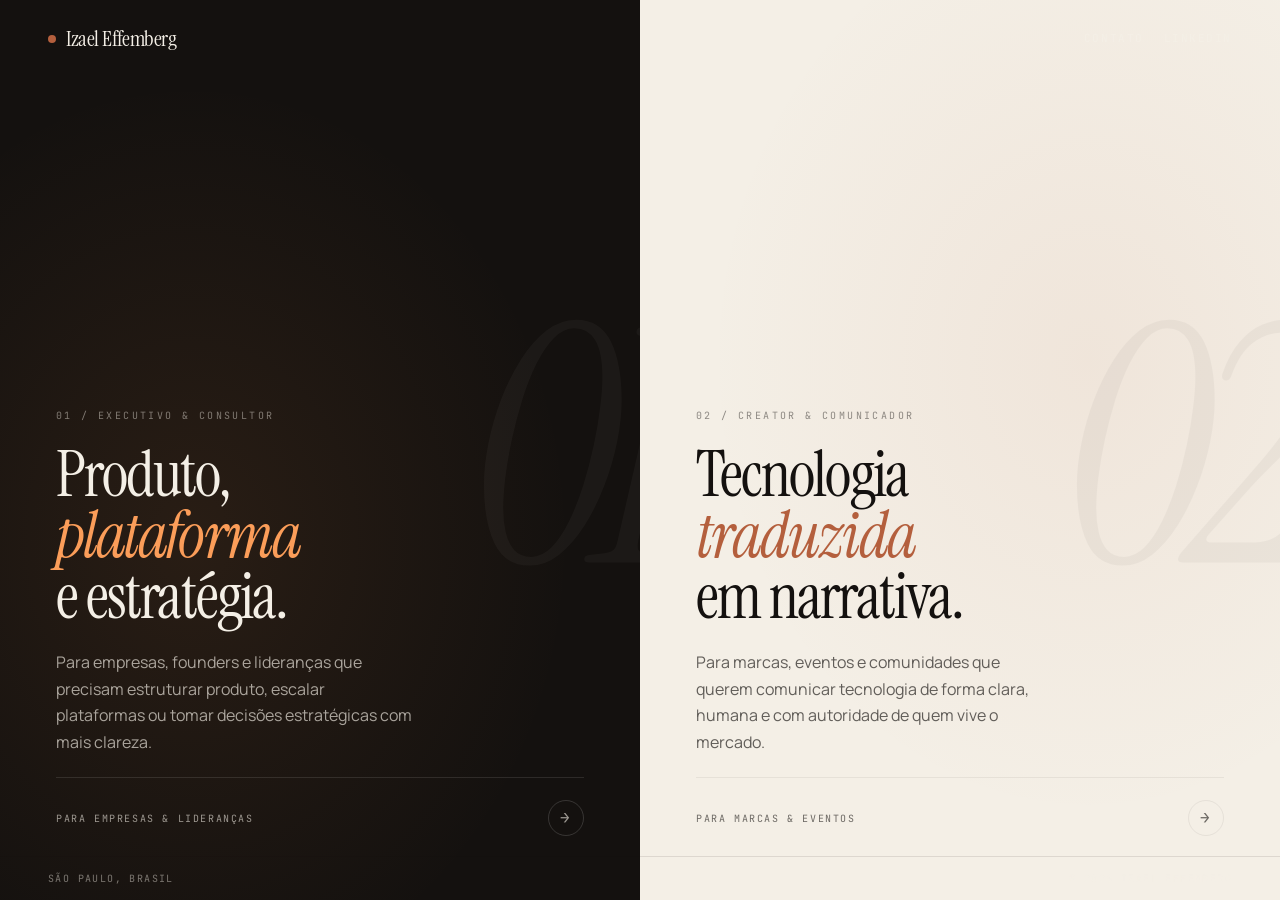
<file: index.html>
<!doctype html>
<html lang="pt-BR">
<head>
<meta charset="utf-8" />
<meta name="viewport" content="width=device-width, initial-scale=1" />
<title>Izael Effemberg | Executivo de Produto e Tecnologia, Consultor e Creator</title>
<meta name="description" content="Izael Effemberg — Executivo de Produto e Tecnologia, Consultor Estratégico e Creator. Escolha sua jornada.">
<meta property="og:title" content="Izael Effemberg | Executivo, Consultor e Creator">
<meta property="og:description" content="Atua na interseção entre produto, plataforma, estratégia e comunicação.">
<meta property="og:type" content="website">

<link rel="preconnect" href="https://fonts.googleapis.com">
<link rel="preconnect" href="https://fonts.gstatic.com" crossorigin>
<link href="https://fonts.googleapis.com/css2?family=Instrument+Serif:ital@0;1&family=Manrope:wght@300;400;500;600;700&family=JetBrains+Mono:wght@400;500&display=swap" rel="stylesheet">
<link rel="stylesheet" href="css/styles.css">
</head>
<body data-mode="light" class="page-home">

<!-- Header -->
<header class="home-header">
  <a href="index.html" class="home-logo">
    <span class="dot"></span>Izael Effemberg
  </a>
  <div class="home-header-right">
    <a href="mailto:contato.izaeleffemberg@gmail.com">contato</a>
    <a href="https://www.linkedin.com/in/IzaelEffemberg/" target="_blank">LinkedIn</a>
  </div>
</header>

<!-- Split chooser -->
<main class="home-split">

  <!-- Executivo & Consultor -->
  <a class="home-half home-half--exec" href="executivo.html">
    <div class="home-half__bg-num" aria-hidden="true">01</div>
    <div class="home-half__inner">
      <div class="home-half__num">01 / Executivo &amp; Consultor</div>
      <h2 class="home-half__title">
        Produto,<br/><em style="color:oklch(0.78 0.14 55)">plataforma</em><br/>e estratégia.
      </h2>
      <p class="home-half__desc">
        Para empresas, founders e lideranças que precisam estruturar produto,
        escalar plataformas ou tomar decisões estratégicas com mais clareza.
      </p>
      <div class="home-half__cta">
        <span>Para empresas &amp; lideranças</span>
        <span class="home-half__arrow">→</span>
      </div>
    </div>
  </a>

  <!-- Creator & Comunicador -->
  <a class="home-half home-half--creator" href="creator.html">
    <div class="home-half__bg-num" aria-hidden="true">02</div>
    <div class="home-half__inner">
      <div class="home-half__num">02 / Creator &amp; Comunicador</div>
      <h2 class="home-half__title">
        Tecnologia<br/><em style="color:var(--accent)">traduzida</em><br/>em narrativa.
      </h2>
      <p class="home-half__desc">
        Para marcas, eventos e comunidades que querem comunicar tecnologia
        de forma clara, humana e com autoridade de quem vive o mercado.
      </p>
      <div class="home-half__cta">
        <span>Para marcas &amp; eventos</span>
        <span class="home-half__arrow">→</span>
      </div>
    </div>
  </a>

</main>

<!-- Footer bar -->
<footer class="home-footer">
  <span>São Paulo, Brasil</span>
  <span>© 2026 Izael Effemberg</span>
</footer>

</body>
</html>
</file>
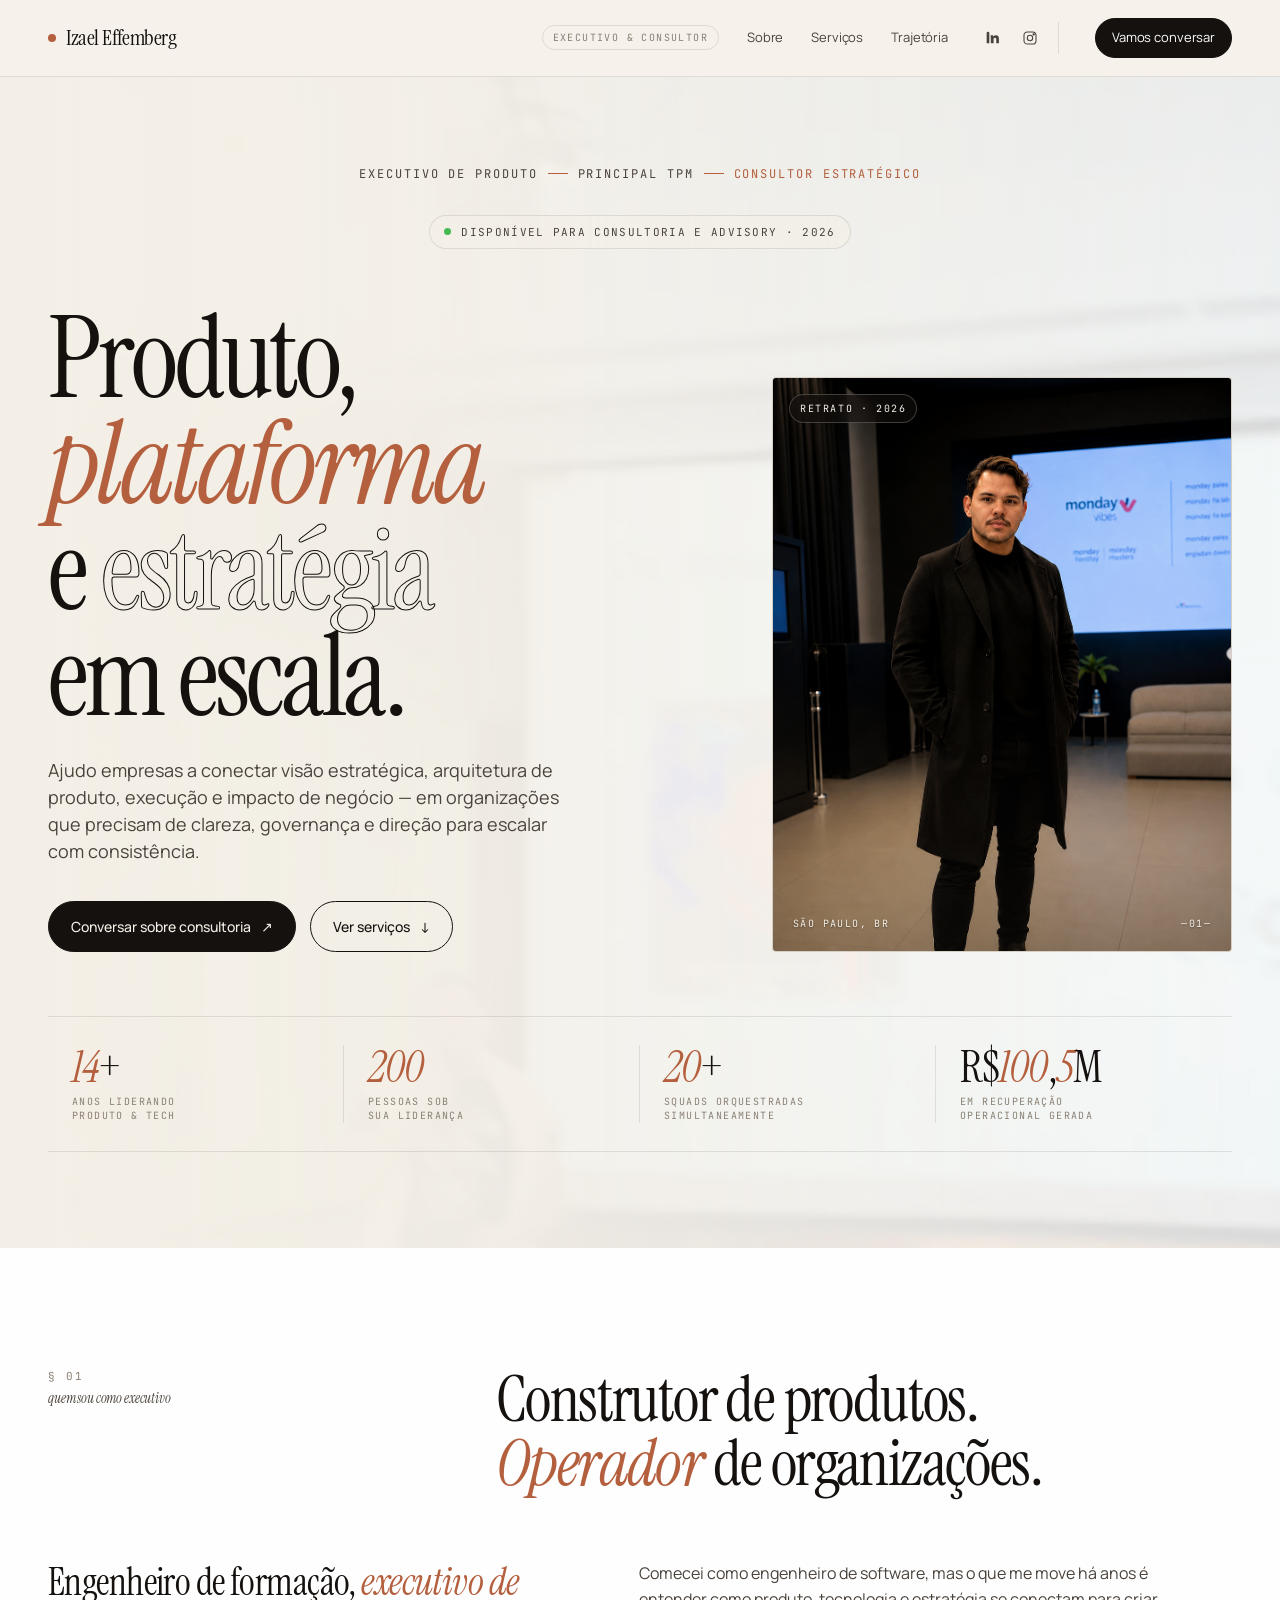
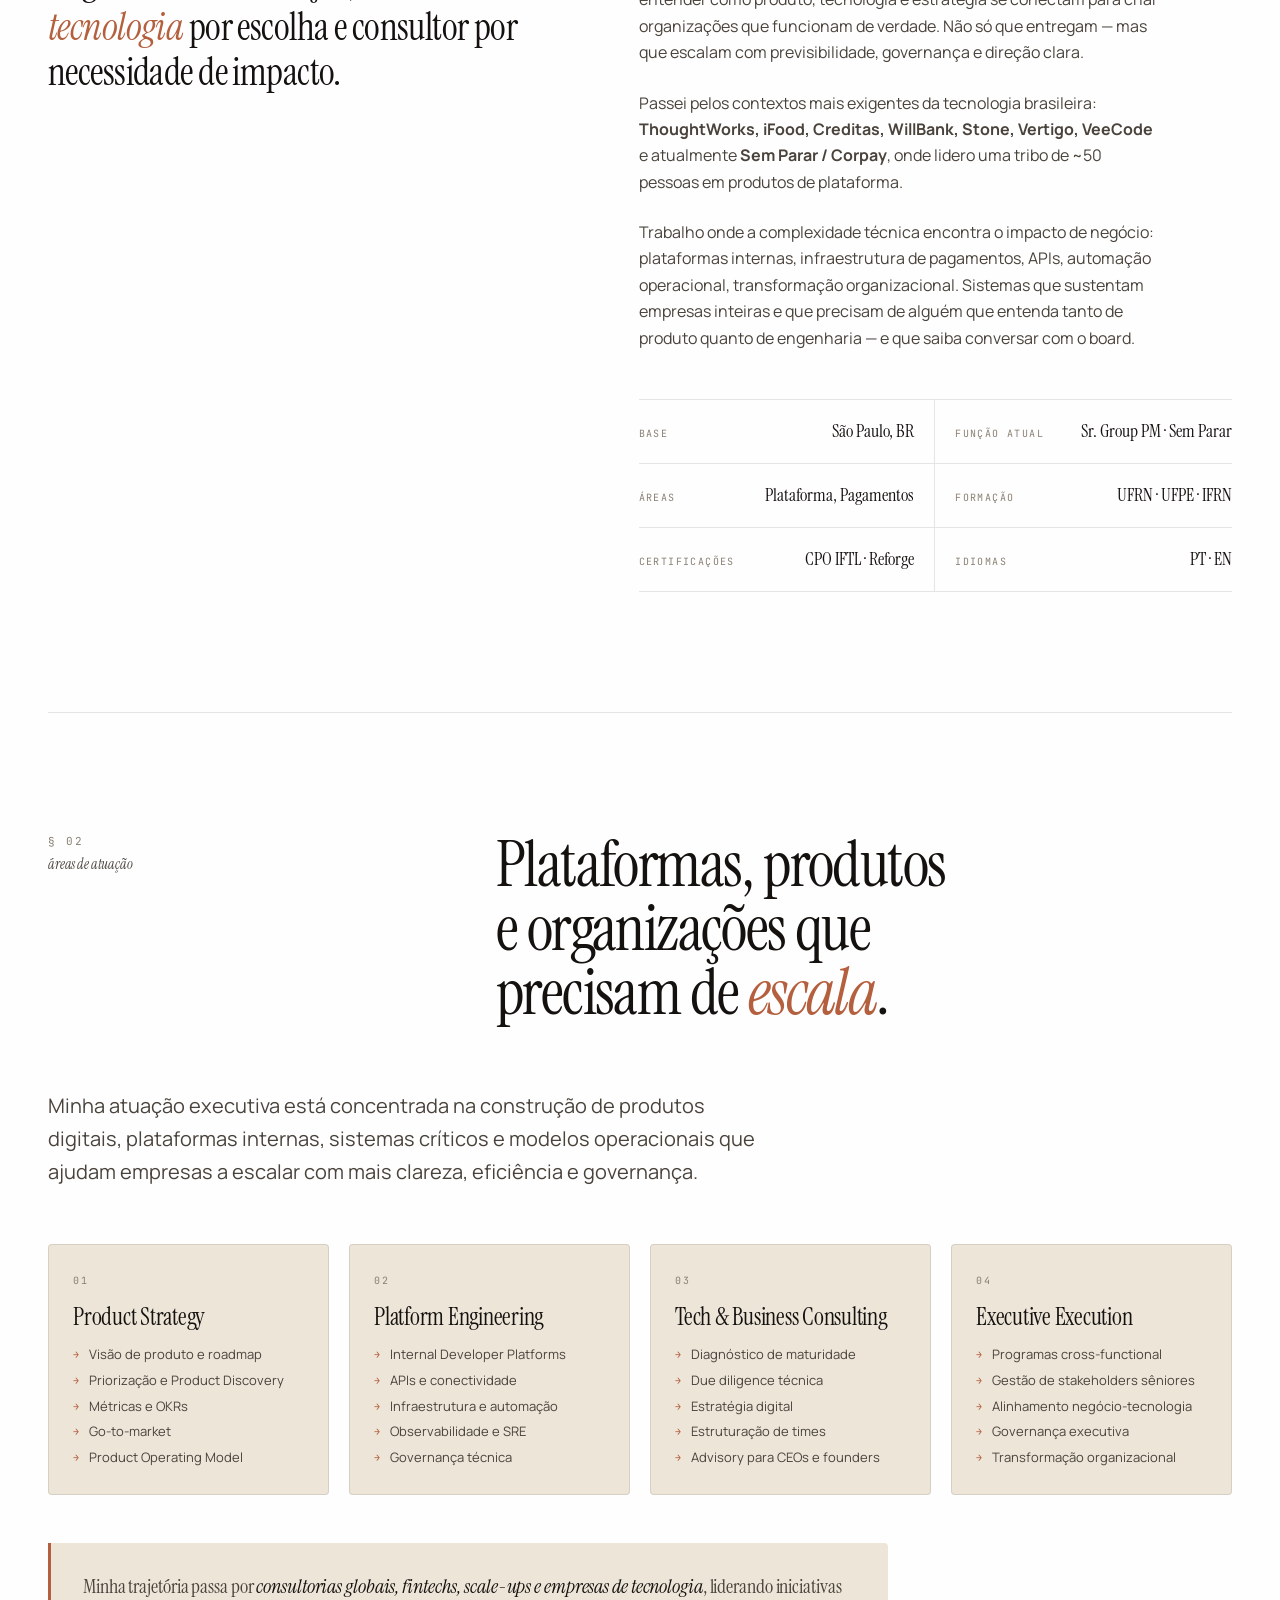
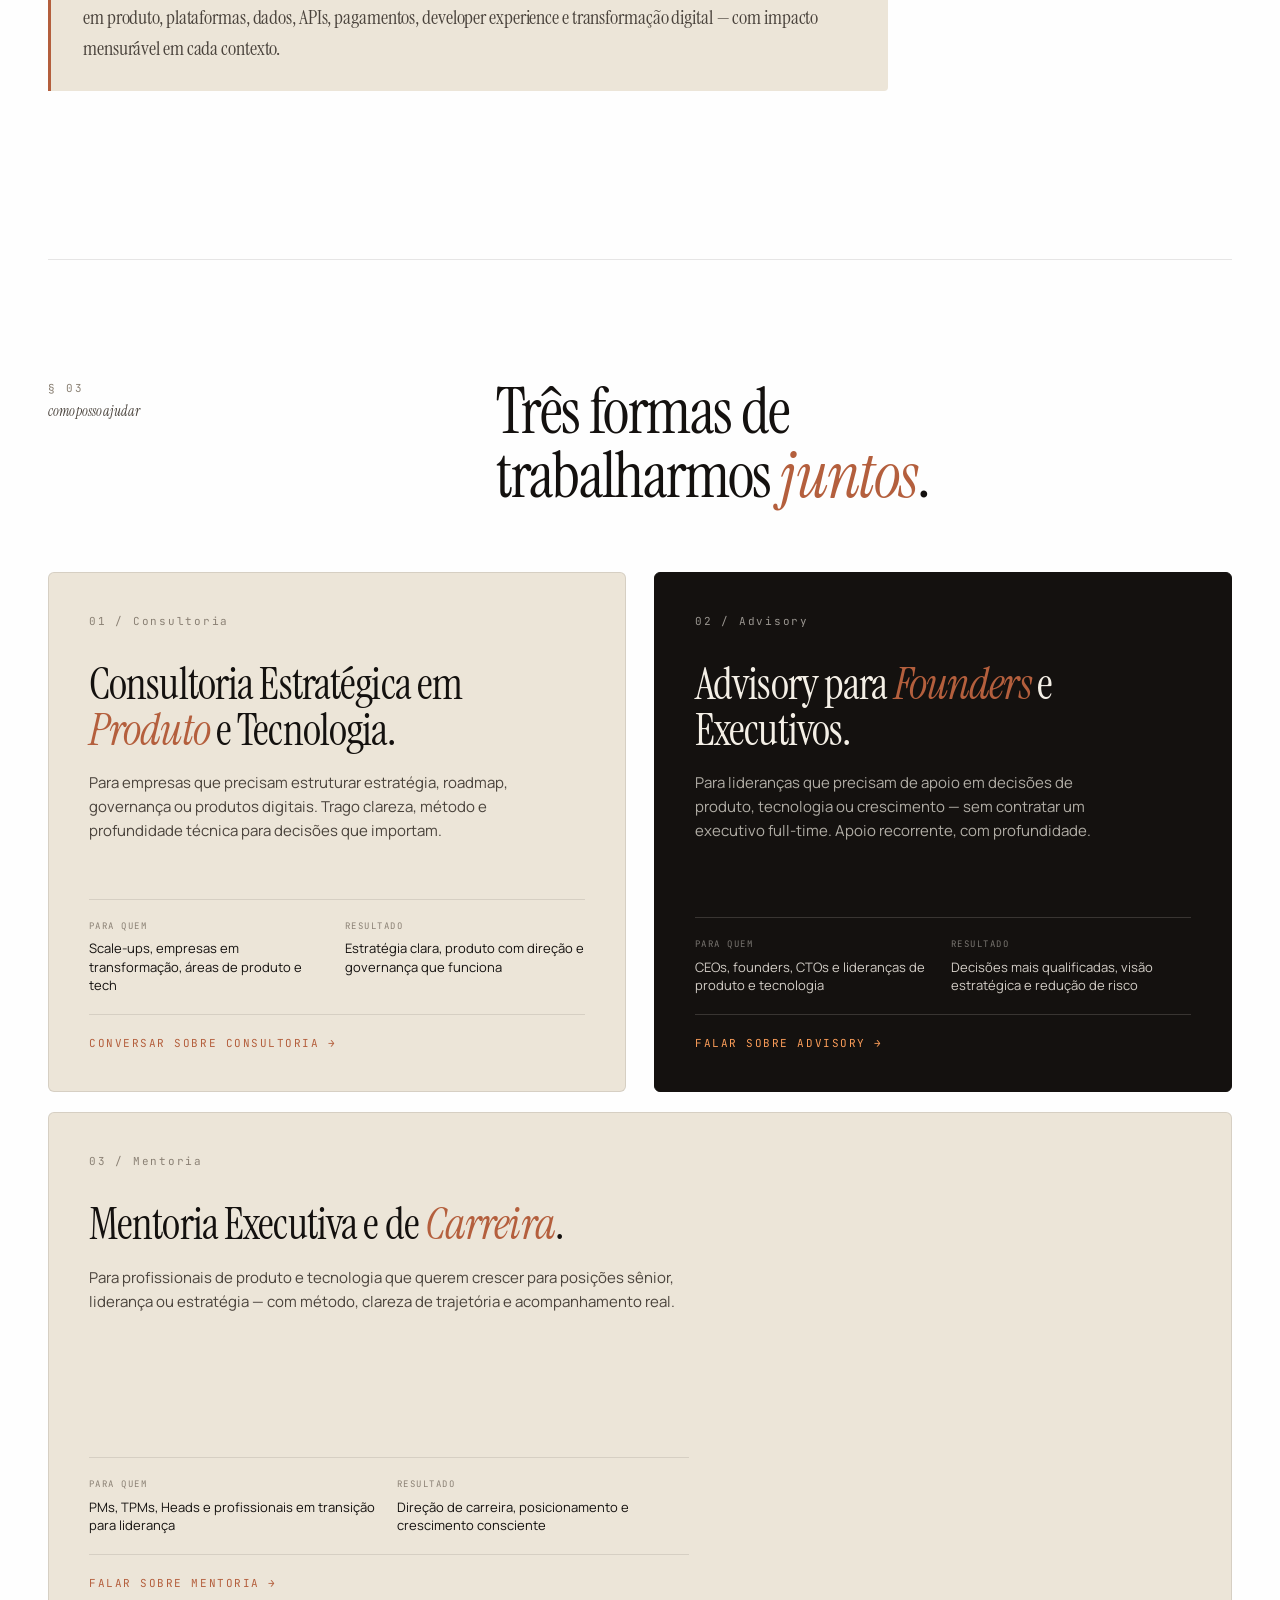
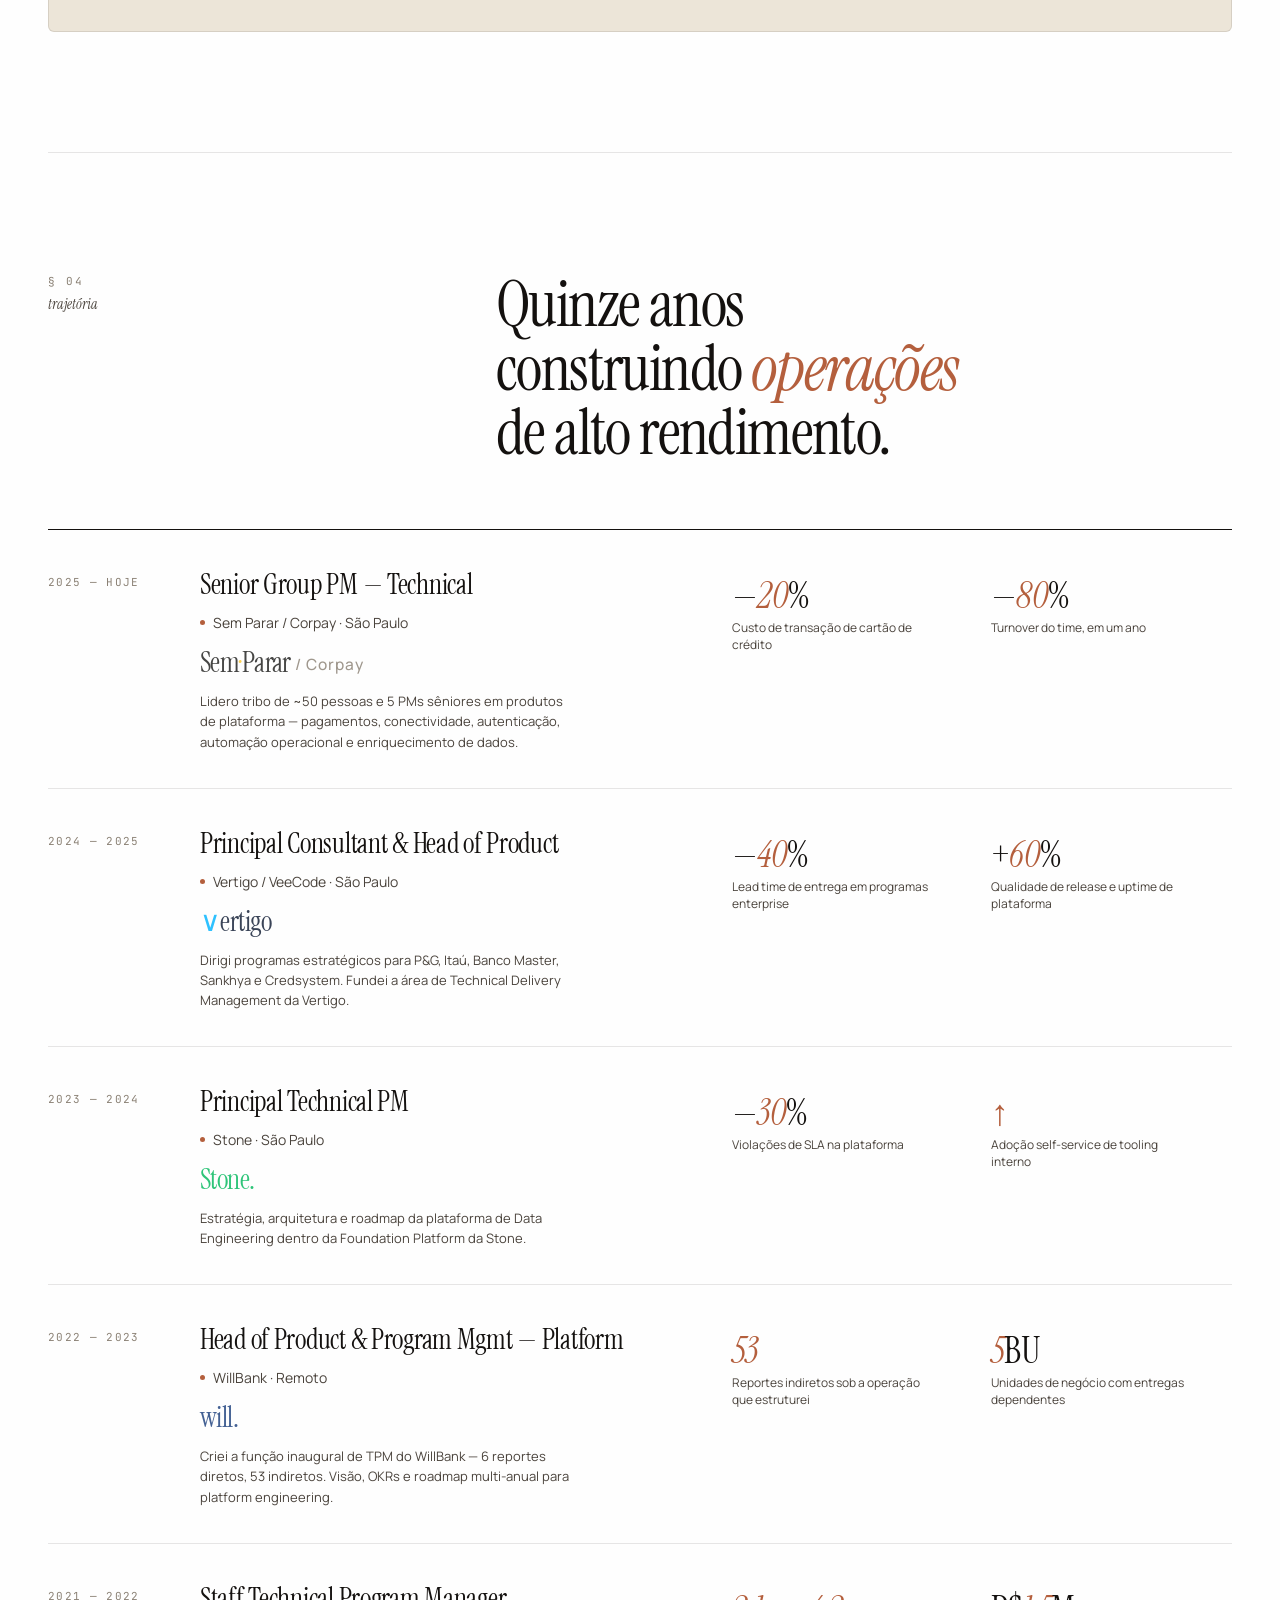
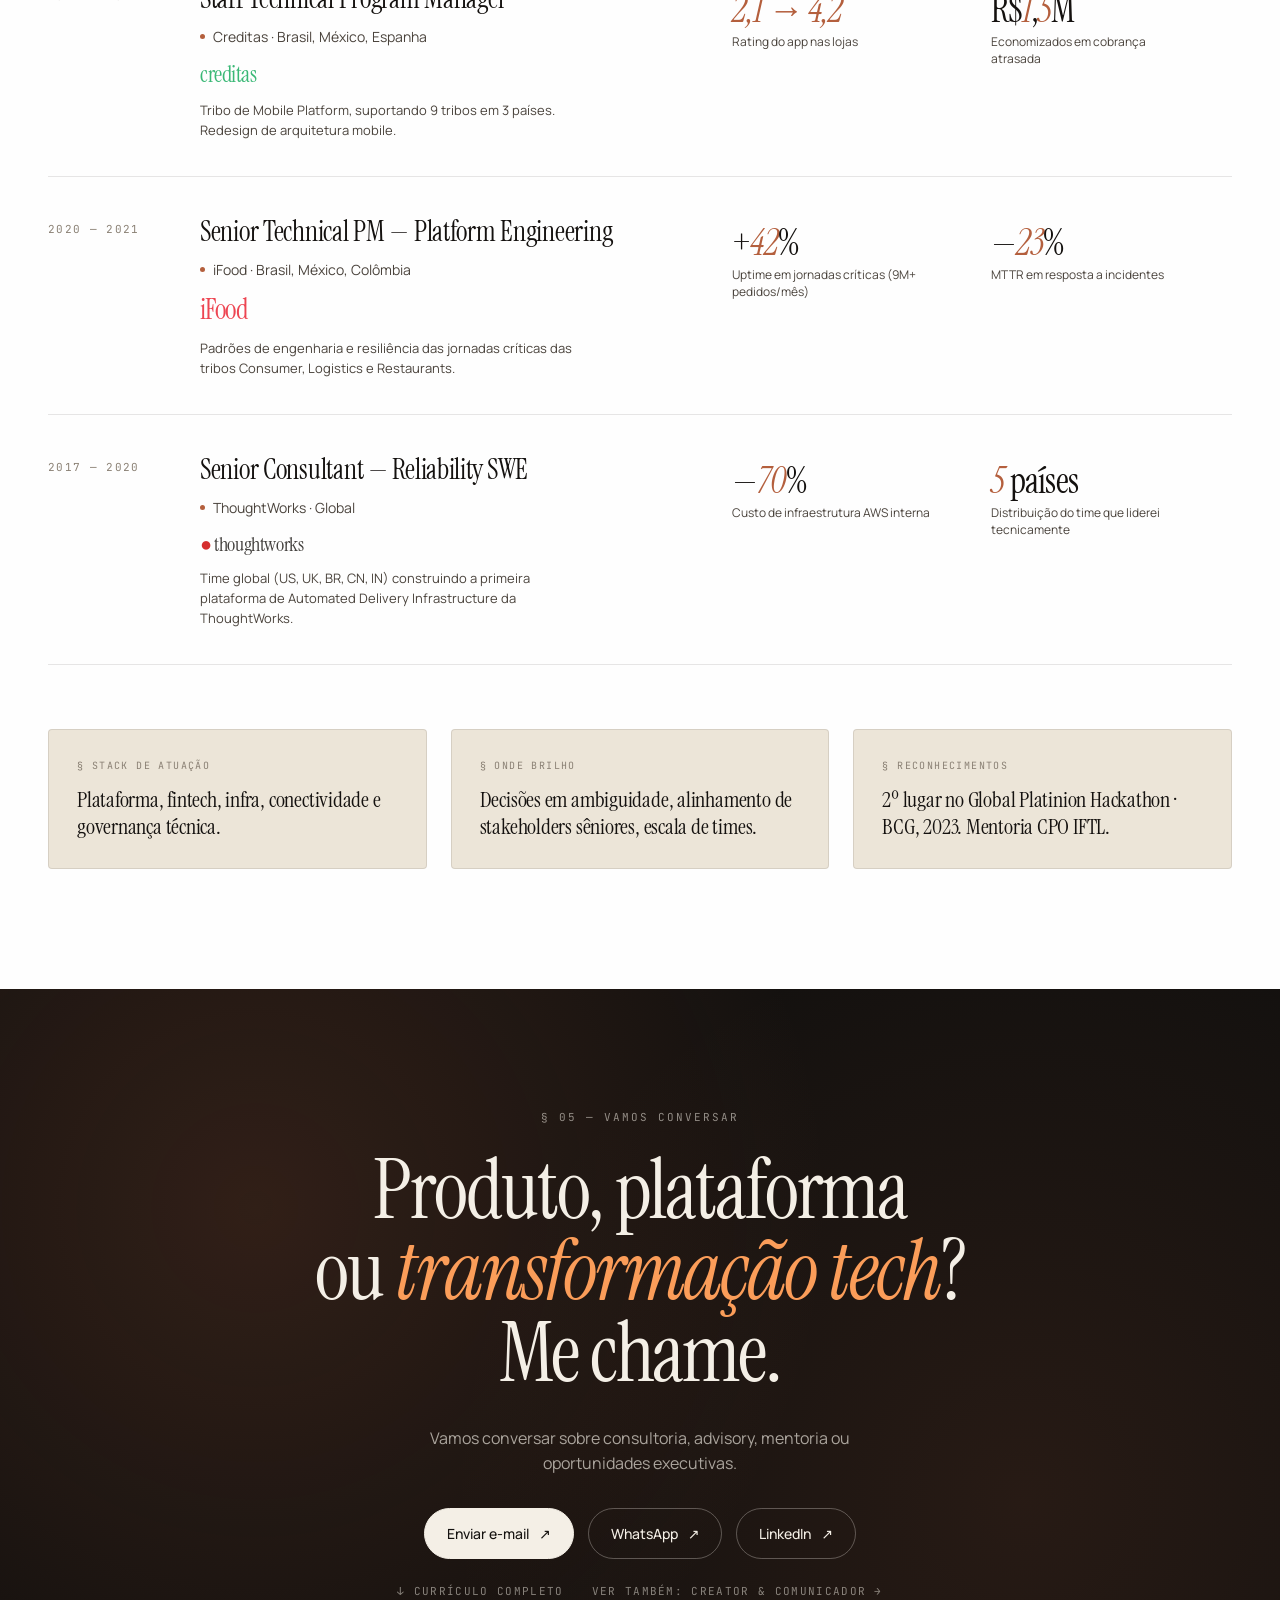
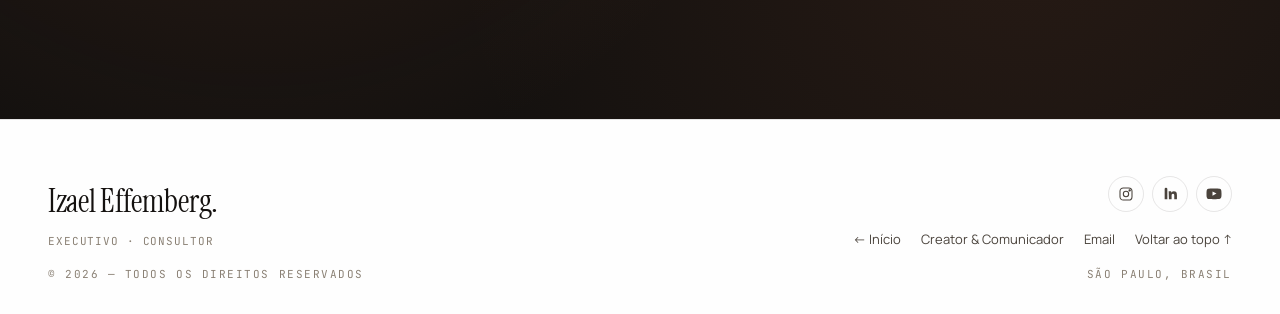
<file: executivo.html>
<!doctype html>
<html lang="pt-BR">
<head>
<meta charset="utf-8" />
<meta name="viewport" content="width=device-width, initial-scale=1" />
<title>Executivo & Consultor — Izael Effemberg</title>
<meta name="description" content="Izael Effemberg — Executivo de Produto e Tecnologia e Consultor Estratégico. Product Strategy, Platform Engineering, Advisory para founders e lideranças.">
<meta property="og:title" content="Executivo & Consultor — Izael Effemberg">
<meta property="og:description" content="Produto, plataforma e estratégia para organizações que precisam de escala, clareza e governança.">
<meta property="og:type" content="website">

<link rel="preconnect" href="https://fonts.googleapis.com">
<link rel="preconnect" href="https://fonts.gstatic.com" crossorigin>
<link href="https://fonts.googleapis.com/css2?family=Instrument+Serif:ital@0;1&family=Manrope:wght@300;400;500;600;700&family=JetBrains+Mono:wght@400;500&display=swap" rel="stylesheet">
<link rel="stylesheet" href="css/styles.css">
</head>
<body data-mode="light" style="background-color:rgb(254,254,254)">

<!-- NAV -->
<nav class="top">
  <div class="row">
    <a href="index.html" class="logo"><span class="dot"></span>Izael Effemberg</a>
    <div class="links">
      <span class="nav-badge">Executivo &amp; Consultor</span>
      <a href="#sobre">Sobre</a>
      <a href="#servicos">Serviços</a>
      <a href="#trajetoria">Trajetória</a>
      <div class="soc-row" aria-label="Redes sociais">
        <a href="https://www.linkedin.com/in/IzaelEffemberg/" target="_blank" aria-label="LinkedIn">
          <svg viewBox="0 0 24 24" width="16" height="16" fill="currentColor"><path d="M4 4h4v16H4zM6 2.5a2 2 0 110 4 2 2 0 010-4zM10 8h3.8v2.2h.05c.53-.95 1.83-2.2 3.77-2.2 4.03 0 4.78 2.5 4.78 5.75V20h-4v-5.4c0-1.3-.03-2.97-1.85-2.97-1.86 0-2.14 1.4-2.14 2.87V20h-4z"/></svg>
        </a>
        <a href="https://www.instagram.com/IzaelEffemberg/" target="_blank" aria-label="Instagram">
          <svg viewBox="0 0 24 24" width="16" height="16" fill="none" stroke="currentColor" stroke-width="1.6"><rect x="3" y="3" width="18" height="18" rx="5"/><circle cx="12" cy="12" r="4"/><circle cx="17.5" cy="6.5" r="1" fill="currentColor"/></svg>
        </a>
      </div>
      <a href="#contato" class="cta">Vamos conversar</a>
    </div>
  </div>
</nav>

<!-- HERO -->
<section id="top" class="hero">
  <div class="hero-bg-gif" aria-hidden="true">
    <img src="assets/talk-iza.GIF" alt="" class="hero-bg-gif__media" loading="eager" decoding="async">
    <div class="hero-bg-gif__overlay"></div>
  </div>
  <div class="wrap">
    <div class="hero-role">
      <span class="role-part">Executivo de Produto</span>
      <span class="role-sep" aria-hidden="true"></span>
      <span class="role-part">Principal TPM</span>
      <span class="role-sep" aria-hidden="true"></span>
      <span class="role-part accent">Consultor Estratégico</span>
    </div>
    <div style="display:flex;justify-content:center;margin-bottom:28px;">
      <div class="hero-tag"><span class="pulse"></span>Disponível para consultoria e advisory · 2026</div>
    </div>
    <div class="hero-grid">
      <div>
        <h1 class="display">
          Produto, <em>plataforma</em><br/>
          e <span class="stroke">estratégia</span><br/>
          em escala.
        </h1>
        <p class="hero-sub">
          Ajudo empresas a conectar visão estratégica, arquitetura de produto, execução e
          impacto de negócio — em organizações que precisam de clareza, governança e
          direção para escalar com consistência.
        </p>
        <div class="hero-ctas">
          <a href="#contato" class="btn primary">Conversar sobre consultoria <span class="arrow">↗</span></a>
          <a href="#servicos" class="btn ghost">Ver serviços <span class="arrow">↓</span></a>
        </div>
      </div>
      <div class="portrait">
        <img src="assets/portrait.png" alt="Izael Effemberg" />
        <div class="label">Retrato · 2026</div>
        <div class="meta"><span>São Paulo, BR</span><span>—01—</span></div>
      </div>
    </div>
    <div class="hero-stats">
      <div>
        <div class="n"><em>14</em>+</div>
        <div class="l">Anos liderando<br/>produto &amp; tech</div>
      </div>
      <div>
        <div class="n"><em>200</em></div>
        <div class="l">Pessoas sob<br/>sua liderança</div>
      </div>
      <div>
        <div class="n"><em>20</em>+</div>
        <div class="l">Squads orquestradas<br/>simultaneamente</div>
      </div>
      <div>
        <div class="n">R$<em>100</em>,<em>5</em>M</div>
        <div class="l">Em recuperação<br/>operacional gerada</div>
      </div>
    </div>
  </div>
</section>

<!-- SOBRE -->
<section id="sobre" class="sec">
  <div class="wrap">
    <div class="sec-header">
      <div class="sec-num">
        <span>§ 01</span>
        <span class="serif">quem sou como executivo</span>
      </div>
      <h2>Construtor de produtos.<br/><em>Operador</em> de organizações.</h2>
    </div>
    <div class="about-grid">
      <p class="about-lede">
        Engenheiro de formação, <em>executivo de tecnologia</em> por escolha e consultor por necessidade de impacto.
      </p>
      <div class="about-body">
        <p>
          Comecei como engenheiro de software, mas o que me move há anos é entender como produto,
          tecnologia e estratégia se conectam para criar organizações que funcionam de verdade.
          Não só que entregam — mas que escalam com previsibilidade, governança e direção clara.
        </p>
        <p>
          Passei pelos contextos mais exigentes da tecnologia brasileira:
          <strong>ThoughtWorks, iFood, Creditas, WillBank, Stone, Vertigo, VeeCode</strong> e atualmente
          <strong>Sem Parar / Corpay</strong>, onde lidero uma tribo de ~50 pessoas em produtos de plataforma.
        </p>
        <p>
          Trabalho onde a complexidade técnica encontra o impacto de negócio: plataformas internas,
          infraestrutura de pagamentos, APIs, automação operacional, transformação organizacional.
          Sistemas que sustentam empresas inteiras e que precisam de alguém que entenda
          tanto de produto quanto de engenharia — e que saiba conversar com o board.
        </p>
        <dl class="facts">
          <div class="fact"><dt>Base</dt><dd>São Paulo, BR</dd></div>
          <div class="fact"><dt>Função atual</dt><dd>Sr. Group PM · Sem Parar</dd></div>
          <div class="fact"><dt>Áreas</dt><dd>Plataforma, Pagamentos</dd></div>
          <div class="fact"><dt>Formação</dt><dd>UFRN · UFPE · IFRN</dd></div>
          <div class="fact"><dt>Certificações</dt><dd>CPO IFTL · Reforge</dd></div>
          <div class="fact"><dt>Idiomas</dt><dd>PT · EN</dd></div>
        </dl>
      </div>
    </div>
  </div>
</section>
<div class="wrap"><div class="rule"></div></div>

<!-- COMPETÊNCIAS -->
<section id="competencias" class="sec">
  <div class="wrap">
    <div class="sec-header">
      <div class="sec-num">
        <span>§ 02</span>
        <span class="serif">áreas de atuação</span>
      </div>
      <h2>Plataformas, produtos<br/>e organizações que<br/>precisam de <em>escala</em>.</h2>
    </div>
    <p class="exec-description">
      Minha atuação executiva está concentrada na construção de produtos digitais, plataformas
      internas, sistemas críticos e modelos operacionais que ajudam empresas a escalar com mais
      clareza, eficiência e governança.
    </p>
    <div class="comp-grid">
      <div class="comp-card">
        <div class="comp-num">01</div>
        <h4 class="comp-title">Product Strategy</h4>
        <ul class="comp-list">
          <li>Visão de produto e roadmap</li>
          <li>Priorização e Product Discovery</li>
          <li>Métricas e OKRs</li>
          <li>Go-to-market</li>
          <li>Product Operating Model</li>
        </ul>
      </div>
      <div class="comp-card">
        <div class="comp-num">02</div>
        <h4 class="comp-title">Platform Engineering</h4>
        <ul class="comp-list">
          <li>Internal Developer Platforms</li>
          <li>APIs e conectividade</li>
          <li>Infraestrutura e automação</li>
          <li>Observabilidade e SRE</li>
          <li>Governança técnica</li>
        </ul>
      </div>
      <div class="comp-card">
        <div class="comp-num">03</div>
        <h4 class="comp-title">Tech &amp; Business Consulting</h4>
        <ul class="comp-list">
          <li>Diagnóstico de maturidade</li>
          <li>Due diligence técnica</li>
          <li>Estratégia digital</li>
          <li>Estruturação de times</li>
          <li>Advisory para CEOs e founders</li>
        </ul>
      </div>
      <div class="comp-card">
        <div class="comp-num">04</div>
        <h4 class="comp-title">Executive Execution</h4>
        <ul class="comp-list">
          <li>Programas cross-functional</li>
          <li>Gestão de stakeholders sêniores</li>
          <li>Alinhamento negócio-tecnologia</li>
          <li>Governança executiva</li>
          <li>Transformação organizacional</li>
        </ul>
      </div>
    </div>
    <div class="exec-narrative">
      <p>Minha trajetória passa por <em>consultorias globais, fintechs, scale-ups e empresas de
      tecnologia</em>, liderando iniciativas em produto, plataformas, dados, APIs, pagamentos,
      developer experience e transformação digital — com impacto mensurável em cada contexto.</p>
    </div>
  </div>
</section>
<div class="wrap"><div class="rule"></div></div>

<!-- SERVIÇOS -->
<section id="servicos" class="sec">
  <div class="wrap">
    <div class="sec-header">
      <div class="sec-num">
        <span>§ 03</span>
        <span class="serif">como posso ajudar</span>
      </div>
      <h2>Três formas de<br/>trabalharmos <em>juntos</em>.</h2>
    </div>
    <div class="svc-grid">
      <div class="svc">
        <div class="num">01 / Consultoria</div>
        <h3>Consultoria Estratégica em <em>Produto</em> e Tecnologia.</h3>
        <p class="pitch">
          Para empresas que precisam estruturar estratégia, roadmap, governança ou produtos digitais.
          Trago clareza, método e profundidade técnica para decisões que importam.
        </p>
        <div class="svc-meta">
          <div>
            <div class="svc-meta-label">Para quem</div>
            <div class="svc-meta-value">Scale-ups, empresas em transformação, áreas de produto e tech</div>
          </div>
          <div>
            <div class="svc-meta-label">Resultado</div>
            <div class="svc-meta-value">Estratégia clara, produto com direção e governança que funciona</div>
          </div>
        </div>
        <a href="#contato" class="svc-link">Conversar sobre consultoria →</a>
      </div>
      <div class="svc dark">
        <div class="num">02 / Advisory</div>
        <h3>Advisory para <em>Founders</em> e Executivos.</h3>
        <p class="pitch">
          Para lideranças que precisam de apoio em decisões de produto, tecnologia ou
          crescimento — sem contratar um executivo full-time. Apoio recorrente, com profundidade.
        </p>
        <div class="svc-meta">
          <div>
            <div class="svc-meta-label">Para quem</div>
            <div class="svc-meta-value">CEOs, founders, CTOs e lideranças de produto e tecnologia</div>
          </div>
          <div>
            <div class="svc-meta-label">Resultado</div>
            <div class="svc-meta-value">Decisões mais qualificadas, visão estratégica e redução de risco</div>
          </div>
        </div>
        <a href="#contato" class="svc-link">Falar sobre advisory →</a>
      </div>
    </div>
    <div style="margin-top:20px;">
      <div class="svc" style="max-width:100%;">
        <div class="num">03 / Mentoria</div>
        <h3>Mentoria Executiva e de <em>Carreira</em>.</h3>
        <p class="pitch" style="max-width:600px;">
          Para profissionais de produto e tecnologia que querem crescer para posições sênior,
          liderança ou estratégia — com método, clareza de trajetória e acompanhamento real.
        </p>
        <div class="svc-meta" style="max-width:600px;">
          <div>
            <div class="svc-meta-label">Para quem</div>
            <div class="svc-meta-value">PMs, TPMs, Heads e profissionais em transição para liderança</div>
          </div>
          <div>
            <div class="svc-meta-label">Resultado</div>
            <div class="svc-meta-value">Direção de carreira, posicionamento e crescimento consciente</div>
          </div>
        </div>
        <a href="#contato" class="svc-link">Falar sobre mentoria →</a>
      </div>
    </div>
  </div>
</section>
<div class="wrap"><div class="rule"></div></div>

<!-- TRAJETÓRIA -->
<section id="trajetoria" class="sec">
  <div class="wrap">
    <div class="sec-header">
      <div class="sec-num">
        <span>§ 04</span>
        <span class="serif">trajetória</span>
      </div>
      <h2>Quinze anos<br/>construindo <em>operações</em><br/>de alto rendimento.</h2>
    </div>
    <div class="timeline">
      <div class="tl-row">
        <div class="tl-when">2025 — Hoje</div>
        <div class="tl-role">
          <div class="role-title">Senior Group PM — Technical</div>
          <div class="role-company"><span class="dot"></span>Sem Parar / Corpay · São Paulo</div>
          <span class="tl-badge" style="--tl-brand:#1D1D1B;">Sem<em style="color:#FCC72C;">·</em>Parar <em style="font-size:0.55em;letter-spacing:0.06em;font-style:normal;color:var(--ink-3);font-family:var(--sans);font-weight:500;vertical-align:middle;">/ Corpay</em></span>
          <p style="margin-top:14px;font-size:13px;color:var(--ink-2);line-height:1.55;max-width:380px;">Lidero tribo de ~50 pessoas e 5 PMs sêniores em produtos de plataforma — pagamentos, conectividade, autenticação, automação operacional e enriquecimento de dados.</p>
        </div>
        <div class="tl-impact">
          <div class="impact-cell"><div class="num">—<em>20</em>%</div><div class="desc">Custo de transação de cartão de crédito</div></div>
          <div class="impact-cell"><div class="num">—<em>80</em>%</div><div class="desc">Turnover do time, em um ano</div></div>
        </div>
      </div>
      <div class="tl-row">
        <div class="tl-when">2024 — 2025</div>
        <div class="tl-role">
          <div class="role-title">Principal Consultant &amp; Head of Product</div>
          <div class="role-company"><span class="dot"></span>Vertigo / VeeCode · São Paulo</div>
          <span class="tl-badge" style="--tl-brand:#0F1B33;"><em style="color:#00B4FF;font-style:normal;">∨</em>ertigo</span>
          <p style="margin-top:14px;font-size:13px;color:var(--ink-2);line-height:1.55;max-width:380px;">Dirigi programas estratégicos para P&amp;G, Itaú, Banco Master, Sankhya e Credsystem. Fundei a área de Technical Delivery Management da Vertigo.</p>
        </div>
        <div class="tl-impact">
          <div class="impact-cell"><div class="num">—<em>40</em>%</div><div class="desc">Lead time de entrega em programas enterprise</div></div>
          <div class="impact-cell"><div class="num">+<em>60</em>%</div><div class="desc">Qualidade de release e uptime de plataforma</div></div>
        </div>
      </div>
      <div class="tl-row">
        <div class="tl-when">2023 — 2024</div>
        <div class="tl-role">
          <div class="role-title">Principal Technical PM</div>
          <div class="role-company"><span class="dot"></span>Stone · São Paulo</div>
          <span class="tl-badge" style="--tl-brand:#00B85C;">Stone<em style="color:#00B85C;font-style:normal;">.</em></span>
          <p style="margin-top:14px;font-size:13px;color:var(--ink-2);line-height:1.55;max-width:380px;">Estratégia, arquitetura e roadmap da plataforma de Data Engineering dentro da Foundation Platform da Stone.</p>
        </div>
        <div class="tl-impact">
          <div class="impact-cell"><div class="num">—<em>30</em>%</div><div class="desc">Violações de SLA na plataforma</div></div>
          <div class="impact-cell"><div class="num"><em>↑</em></div><div class="desc">Adoção self-service de tooling interno</div></div>
        </div>
      </div>
      <div class="tl-row">
        <div class="tl-when">2022 — 2023</div>
        <div class="tl-role">
          <div class="role-title">Head of Product &amp; Program Mgmt — Platform</div>
          <div class="role-company"><span class="dot"></span>WillBank · Remoto</div>
          <span class="tl-badge lower" style="--tl-brand:#1A3E7C;">will<em style="color:#1A3E7C;font-style:normal;">.</em></span>
          <p style="margin-top:14px;font-size:13px;color:var(--ink-2);line-height:1.55;max-width:380px;">Criei a função inaugural de TPM do WillBank — 6 reportes diretos, 53 indiretos. Visão, OKRs e roadmap multi-anual para platform engineering.</p>
        </div>
        <div class="tl-impact">
          <div class="impact-cell"><div class="num"><em>53</em></div><div class="desc">Reportes indiretos sob a operação que estruturei</div></div>
          <div class="impact-cell"><div class="num"><em>5</em>BU</div><div class="desc">Unidades de negócio com entregas dependentes</div></div>
        </div>
      </div>
      <div class="tl-row">
        <div class="tl-when">2021 — 2022</div>
        <div class="tl-role">
          <div class="role-title">Staff Technical Program Manager</div>
          <div class="role-company"><span class="dot"></span>Creditas · Brasil, México, Espanha</div>
          <span class="tl-badge lower" style="--tl-brand:#0FA958;font-size:clamp(16px,1.8vw,24px);">creditas</span>
          <p style="margin-top:14px;font-size:13px;color:var(--ink-2);line-height:1.55;max-width:380px;">Tribo de Mobile Platform, suportando 9 tribos em 3 países. Redesign de arquitetura mobile.</p>
        </div>
        <div class="tl-impact">
          <div class="impact-cell"><div class="num"><em>2,1 → 4,2</em></div><div class="desc">Rating do app nas lojas</div></div>
          <div class="impact-cell"><div class="num">R$<em>1</em>,<em>5</em>M</div><div class="desc">Economizados em cobrança atrasada</div></div>
        </div>
      </div>
      <div class="tl-row">
        <div class="tl-when">2020 — 2021</div>
        <div class="tl-role">
          <div class="role-title">Senior Technical PM — Platform Engineering</div>
          <div class="role-company"><span class="dot"></span>iFood · Brasil, México, Colômbia</div>
          <span class="tl-badge" style="--tl-brand:#EA1D2C;">i<em style="color:#EA1D2C;font-style:normal;">F</em>ood</span>
          <p style="margin-top:14px;font-size:13px;color:var(--ink-2);line-height:1.55;max-width:380px;">Padrões de engenharia e resiliência das jornadas críticas das tribos Consumer, Logistics e Restaurants.</p>
        </div>
        <div class="tl-impact">
          <div class="impact-cell"><div class="num">+<em>42</em>%</div><div class="desc">Uptime em jornadas críticas (9M+ pedidos/mês)</div></div>
          <div class="impact-cell"><div class="num">—<em>23</em>%</div><div class="desc">MTTR em resposta a incidentes</div></div>
        </div>
      </div>
      <div class="tl-row">
        <div class="tl-when">2017 — 2020</div>
        <div class="tl-role">
          <div class="role-title">Senior Consultant — Reliability SWE</div>
          <div class="role-company"><span class="dot"></span>ThoughtWorks · Global</div>
          <span class="tl-badge lower" style="--tl-brand:#1A1714;font-size:clamp(14px,1.6vw,20px);"><em style="color:#CC0000;font-style:normal;">●</em> thoughtworks</span>
          <p style="margin-top:14px;font-size:13px;color:var(--ink-2);line-height:1.55;max-width:380px;">Time global (US, UK, BR, CN, IN) construindo a primeira plataforma de Automated Delivery Infrastructure da ThoughtWorks.</p>
        </div>
        <div class="tl-impact">
          <div class="impact-cell"><div class="num">—<em>70</em>%</div><div class="desc">Custo de infraestrutura AWS interna</div></div>
          <div class="impact-cell"><div class="num"><em>5</em> países</div><div class="desc">Distribuição do time que liderei tecnicamente</div></div>
        </div>
      </div>
    </div>
    <div class="tl-summary">
      <div class="tl-card">
        <div class="label">§ Stack de atuação</div>
        <div class="lead">Plataforma, fintech, infra, conectividade e governança técnica.</div>
      </div>
      <div class="tl-card">
        <div class="label">§ Onde brilho</div>
        <div class="lead">Decisões em ambiguidade, alinhamento de stakeholders sêniores, escala de times.</div>
      </div>
      <div class="tl-card">
        <div class="label">§ Reconhecimentos</div>
        <div class="lead">2º lugar no Global Platinion Hackathon · BCG, 2023. Mentoria CPO IFTL.</div>
      </div>
    </div>
  </div>
</section>

<!-- CTA -->
<section id="contato" class="cta-block">
  <div class="inner">
    <div class="eyebrow">§ 05 — vamos conversar</div>
    <h2>
      Produto, plataforma<br/>
      ou <em>transformação tech</em>?<br/>
      Me chame.
    </h2>
    <p class="cta-sub-text">
      Vamos conversar sobre consultoria, advisory, mentoria ou oportunidades executivas.
    </p>
    <div class="ctas">
      <a href="mailto:contato.izaeleffemberg@gmail.com" class="btn primary">Enviar e-mail <span class="arrow">↗</span></a>
      <a href="https://wa.me/5511983639080" target="_blank" class="btn ghost">WhatsApp <span class="arrow">↗</span></a>
      <a href="https://www.linkedin.com/in/IzaelEffemberg/" target="_blank" class="btn ghost">LinkedIn <span class="arrow">↗</span></a>
    </div>
    <div class="cta-sub-links">
      <a href="uploads/resume.pdf" target="_blank">↓ Currículo completo</a>
      <a href="creator.html">Ver também: Creator &amp; Comunicador →</a>
    </div>
  </div>
</section>

<!-- FOOTER -->
<footer>
  <div class="wrap">
    <div class="row">
      <div>
        <div class="name serif">Izael Effemberg.</div>
        <div class="mono" style="margin-top:8px;">Executivo · Consultor</div>
      </div>
      <div style="display:flex;flex-direction:column;align-items:flex-end;gap:18px;">
        <div class="soc-row" aria-label="Redes sociais">
          <a href="https://www.instagram.com/IzaelEffemberg/" target="_blank" aria-label="Instagram"><svg viewBox="0 0 24 24" width="16" height="16" fill="none" stroke="currentColor" stroke-width="1.6"><rect x="3" y="3" width="18" height="18" rx="5"/><circle cx="12" cy="12" r="4"/><circle cx="17.5" cy="6.5" r="1" fill="currentColor"/></svg></a>
          <a href="https://www.linkedin.com/in/IzaelEffemberg/" target="_blank" aria-label="LinkedIn"><svg viewBox="0 0 24 24" width="16" height="16" fill="currentColor"><path d="M4 4h4v16H4zM6 2.5a2 2 0 110 4 2 2 0 010-4zM10 8h3.8v2.2h.05c.53-.95 1.83-2.2 3.77-2.2 4.03 0 4.78 2.5 4.78 5.75V20h-4v-5.4c0-1.3-.03-2.97-1.85-2.97-1.86 0-2.14 1.4-2.14 2.87V20h-4z"/></svg></a>
          <a href="https://www.youtube.com/@IzaelEffemberg" target="_blank" aria-label="YouTube"><svg viewBox="0 0 24 24" width="16" height="16" fill="currentColor"><path d="M23 7.2s-.22-1.57-.9-2.27c-.86-.92-1.83-.93-2.27-.98C16.7 3.7 12 3.7 12 3.7s-4.7 0-7.83.25c-.44.05-1.4.06-2.27.98C1.22 5.63 1 7.2 1 7.2S.75 9.04.75 10.88v1.74c0 1.84.25 3.68.25 3.68s.22 1.57.9 2.27c.86.92 2 .89 2.5.99 1.83.18 7.6.23 7.6.23s4.7-.01 7.83-.26c.44-.05 1.4-.06 2.27-.98.68-.7.9-2.27.9-2.27s.25-1.84.25-3.68v-1.74C23.25 9.04 23 7.2 23 7.2zM9.75 14.5V8.25l6 3.13-6 3.12z"/></svg></a>
        </div>
        <div class="links">
          <a href="index.html">← Início</a>
          <a href="creator.html">Creator &amp; Comunicador</a>
          <a href="mailto:contato.izaeleffemberg@gmail.com">Email</a>
          <a href="#top">Voltar ao topo ↑</a>
        </div>
      </div>
    </div>
    <div style="margin-top:16px;display:flex;justify-content:space-between;font-size:11px;font-family:var(--mono);letter-spacing:0.14em;text-transform:uppercase;color:var(--ink-3);">
      <span>© 2026 — Todos os direitos reservados</span>
      <span>São Paulo, Brasil</span>
    </div>
  </div>
</footer>

<script src="js/main.js" defer></script>
<script src="js/loader.js" defer></script>

</body>
</html>
</file>
<file: css/styles.css>
@import 'base.css';
@import 'nav.css';
@import 'hero.css';
@import 'sections.css';
@import 'components.css';
@import 'home.css';
</file>
